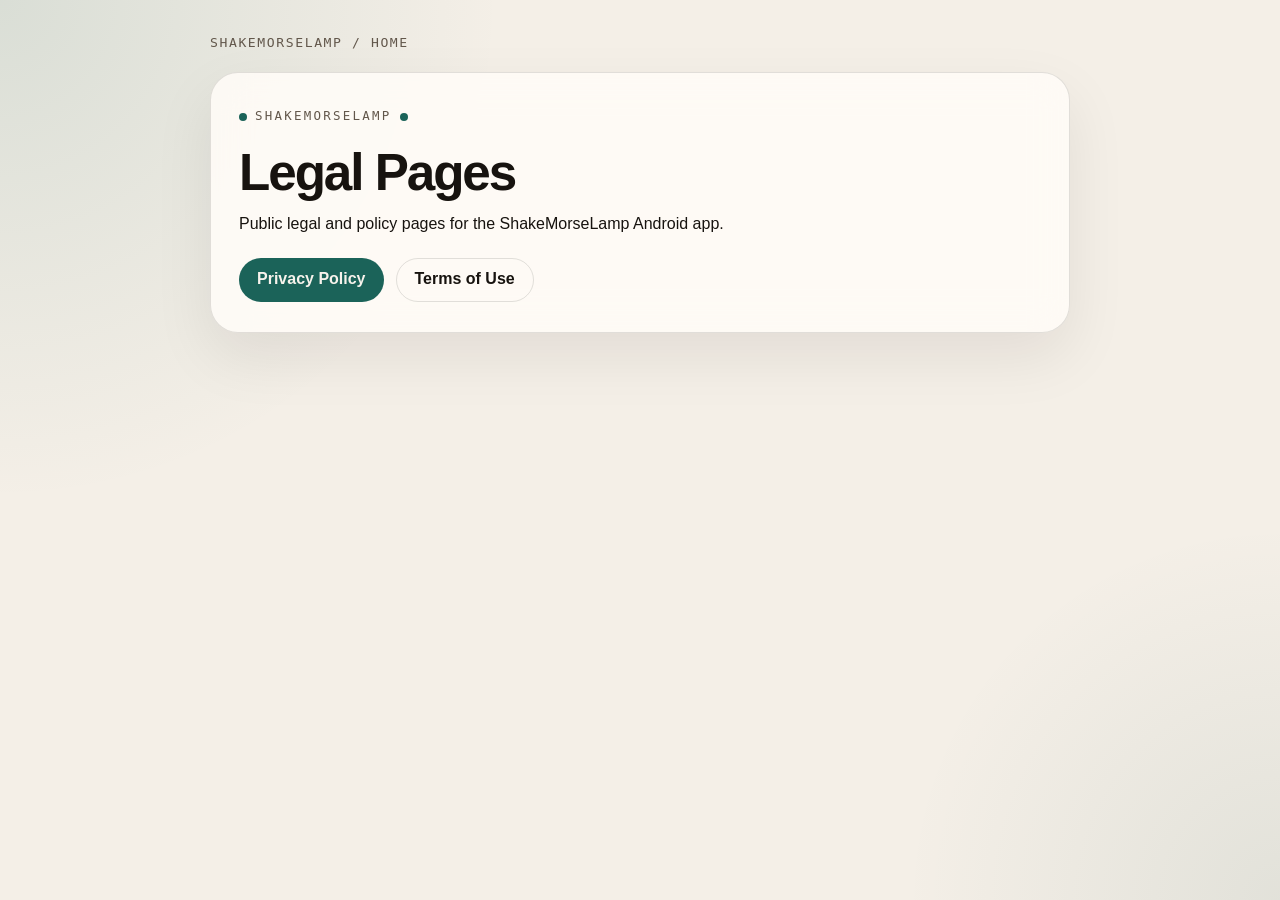
<file: web-landing/public/legal/index.html>
<!doctype html>
<html lang="en">
<head>
  <meta charset="utf-8">
  <meta name="viewport" content="width=device-width, initial-scale=1">
  <title>ShakeMorseLamp Legal Pages</title>
  <meta name="description" content="Public legal pages for the ShakeMorseLamp Android app.">
  <link rel="stylesheet" href="../styles/auto_render_styles.css">
</head>
<body class="site-shell">
  <main class="page-wrap legal-wrap">
    <header class="legal-header">
      <a class="home-link" href="../">ShakeMorseLamp / Home</a>
    </header>
    <section class="legal-card">
      <p class="eyebrow">ShakeMorseLamp</p>
      <h1>Legal Pages</h1>
      <p>Public legal and policy pages for the ShakeMorseLamp Android app.</p>
      <div class="button-row">
        <a class="button-link" href="./privacy-policy/">Privacy Policy</a>
        <a class="text-link" href="./terms/">Terms of Use</a>
      </div>
    </section>
  </main>
</body>
</html>
</file>
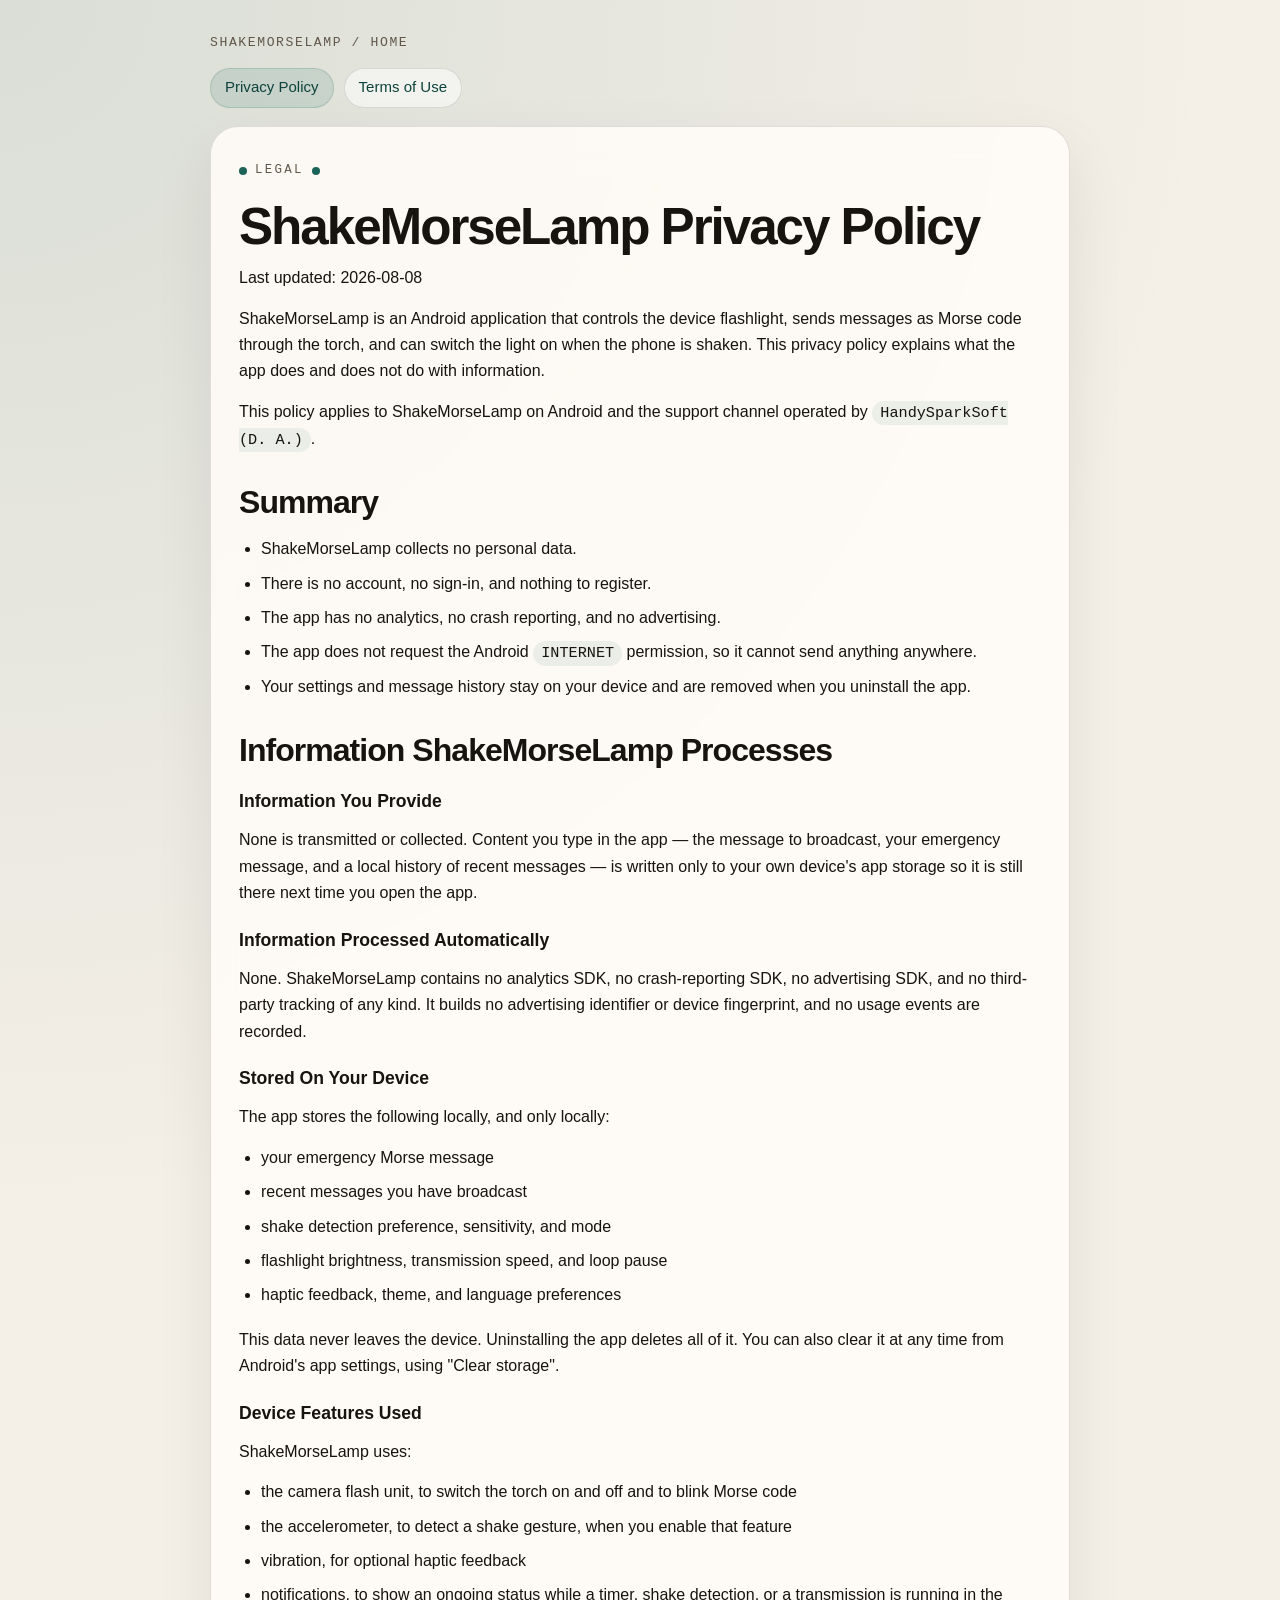
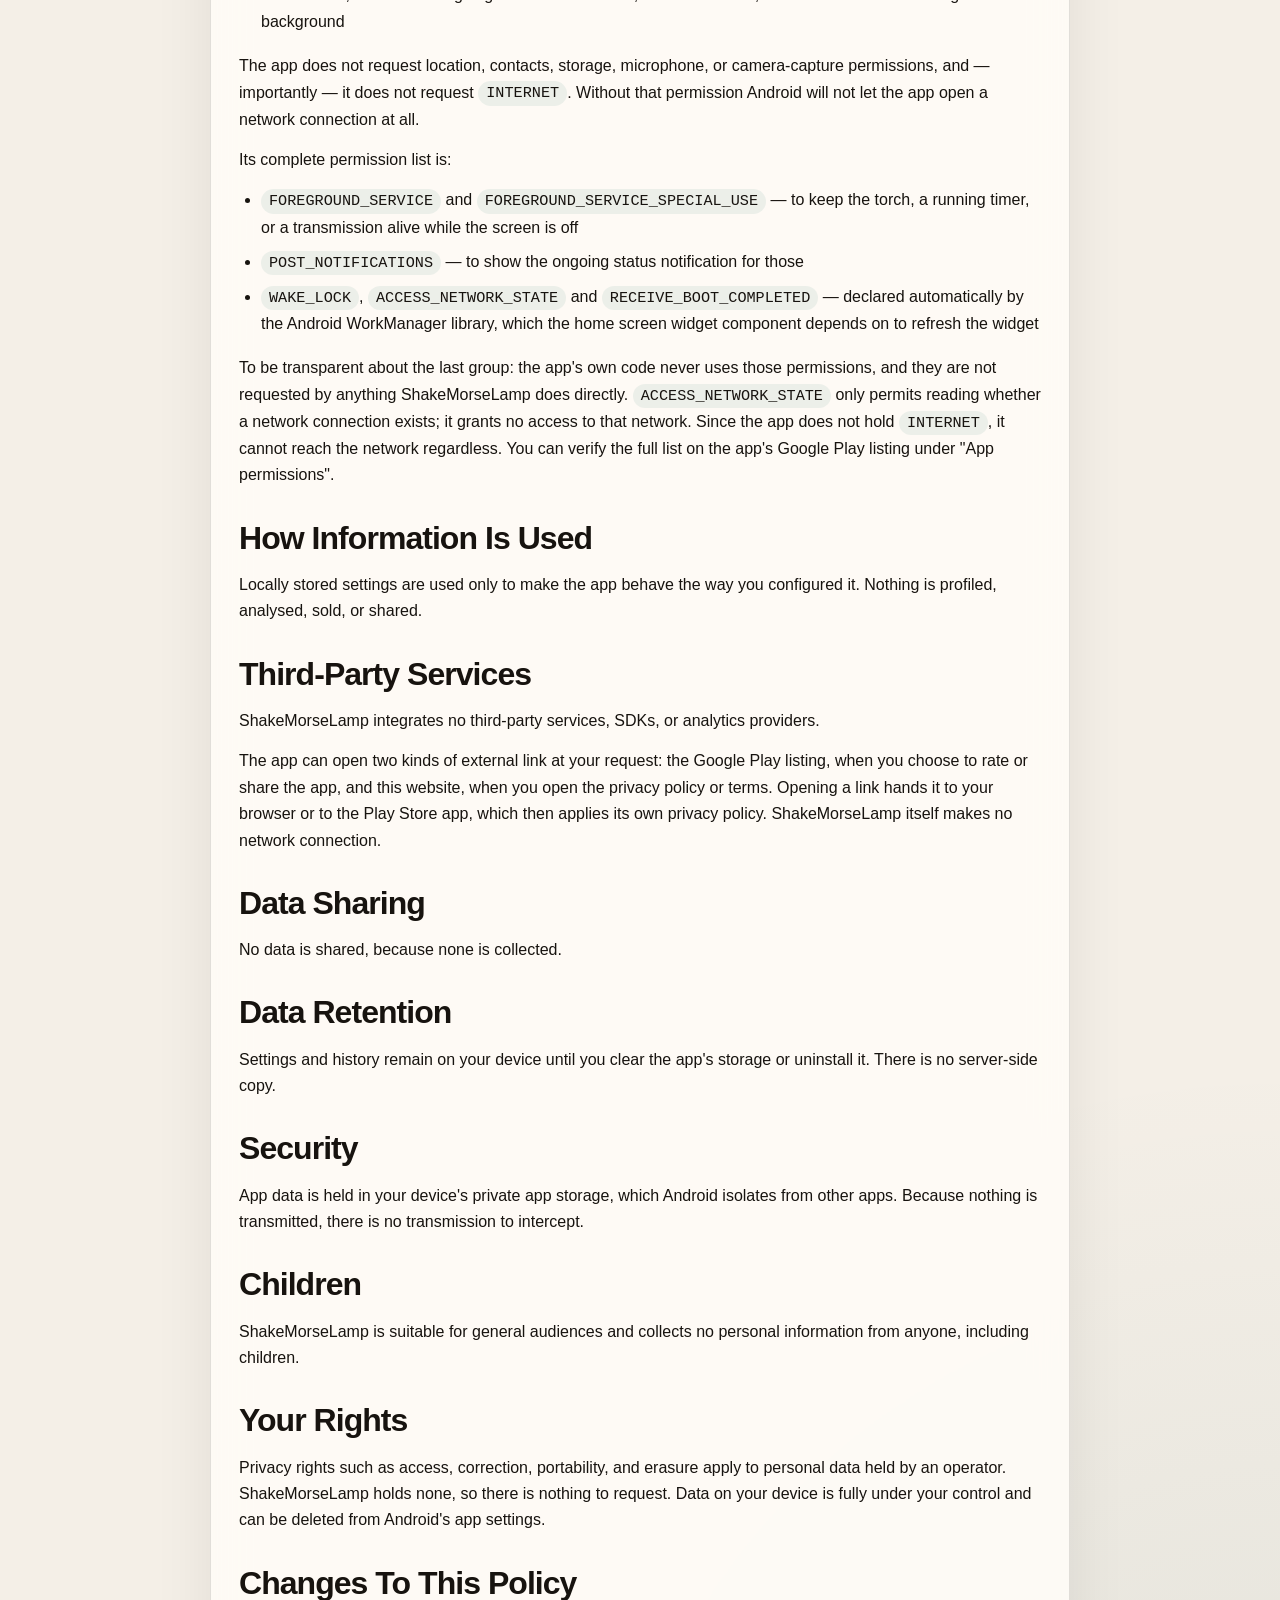
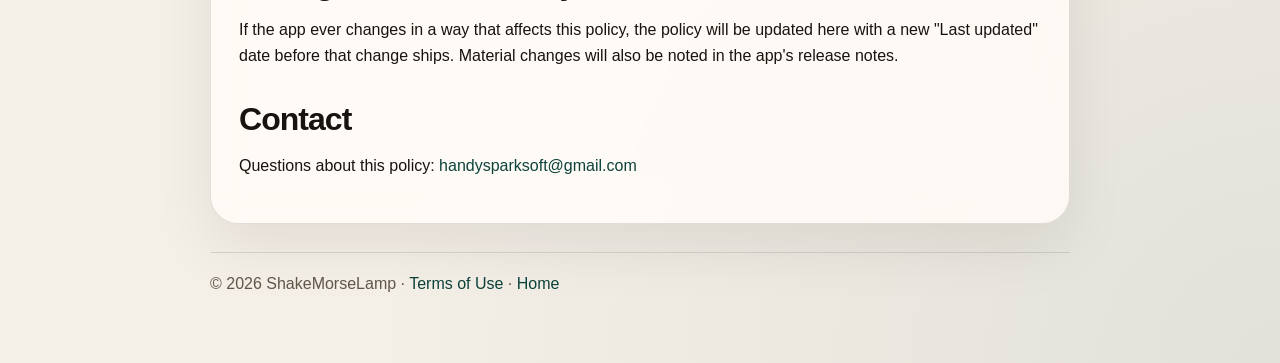
<file: web-landing/public/legal/privacy-policy/index.html>
<!doctype html>
<html lang="en">
<head>
  <meta charset="utf-8">
  <meta name="viewport" content="width=device-width, initial-scale=1">
  <title>ShakeMorseLamp Privacy Policy</title>
  <meta name="description" content="Privacy policy for the ShakeMorseLamp Android app.">
  <link rel="stylesheet" href="../../styles/auto_render_styles.css">
</head>
<body class="site-shell">
  <main class="page-wrap legal-wrap">
    <header class="legal-header">
      <a class="home-link" href="../../">ShakeMorseLamp / Home</a>
      <nav class="legal-nav" aria-label="Legal pages">
        <span class="legal-pill current">Privacy Policy</span><a class="legal-pill" href="../terms/">Terms of Use</a>
      </nav>
    </header>
    <article class="legal-card">
      <p class="eyebrow">Legal</p>
      <h1>ShakeMorseLamp Privacy Policy</h1>
<p>Last updated: 2026-08-08</p>
<p>ShakeMorseLamp is an Android application that controls the device flashlight, sends messages as Morse code through the torch, and can switch the light on when the phone is shaken. This privacy policy explains what the app does and does not do with information.</p>
<p>This policy applies to ShakeMorseLamp on Android and the support channel operated by <code>HandySparkSoft (D. A.)</code>.</p>

<h2>Summary</h2>
<ul>
  <li>ShakeMorseLamp collects no personal data.</li>
  <li>There is no account, no sign-in, and nothing to register.</li>
  <li>The app has no analytics, no crash reporting, and no advertising.</li>
  <li>The app does not request the Android <code>INTERNET</code> permission, so it cannot send anything anywhere.</li>
  <li>Your settings and message history stay on your device and are removed when you uninstall the app.</li>
</ul>

<h2>Information ShakeMorseLamp Processes</h2>
<h3>Information You Provide</h3>
<p>None is transmitted or collected. Content you type in the app — the message to broadcast, your emergency message, and a local history of recent messages — is written only to your own device's app storage so it is still there next time you open the app.</p>

<h3>Information Processed Automatically</h3>
<p>None. ShakeMorseLamp contains no analytics SDK, no crash-reporting SDK, no advertising SDK, and no third-party tracking of any kind. It builds no advertising identifier or device fingerprint, and no usage events are recorded.</p>

<h3>Stored On Your Device</h3>
<p>The app stores the following locally, and only locally:</p>
<ul>
  <li>your emergency Morse message</li>
  <li>recent messages you have broadcast</li>
  <li>shake detection preference, sensitivity, and mode</li>
  <li>flashlight brightness, transmission speed, and loop pause</li>
  <li>haptic feedback, theme, and language preferences</li>
</ul>
<p>This data never leaves the device. Uninstalling the app deletes all of it. You can also clear it at any time from Android's app settings, using "Clear storage".</p>

<h3>Device Features Used</h3>
<p>ShakeMorseLamp uses:</p>
<ul>
  <li>the camera flash unit, to switch the torch on and off and to blink Morse code</li>
  <li>the accelerometer, to detect a shake gesture, when you enable that feature</li>
  <li>vibration, for optional haptic feedback</li>
  <li>notifications, to show an ongoing status while a timer, shake detection, or a transmission is running in the background</li>
</ul>
<p>The app does not request location, contacts, storage, microphone, or camera-capture permissions, and — importantly — it does not request <code>INTERNET</code>. Without that permission Android will not let the app open a network connection at all.</p>
<p>Its complete permission list is:</p>
<ul>
  <li><code>FOREGROUND_SERVICE</code> and <code>FOREGROUND_SERVICE_SPECIAL_USE</code> — to keep the torch, a running timer, or a transmission alive while the screen is off</li>
  <li><code>POST_NOTIFICATIONS</code> — to show the ongoing status notification for those</li>
  <li><code>WAKE_LOCK</code>, <code>ACCESS_NETWORK_STATE</code> and <code>RECEIVE_BOOT_COMPLETED</code> — declared automatically by the Android WorkManager library, which the home screen widget component depends on to refresh the widget</li>
</ul>
<p>To be transparent about the last group: the app's own code never uses those permissions, and they are not requested by anything ShakeMorseLamp does directly. <code>ACCESS_NETWORK_STATE</code> only permits reading whether a network connection exists; it grants no access to that network. Since the app does not hold <code>INTERNET</code>, it cannot reach the network regardless. You can verify the full list on the app's Google Play listing under "App permissions".</p>

<h2>How Information Is Used</h2>
<p>Locally stored settings are used only to make the app behave the way you configured it. Nothing is profiled, analysed, sold, or shared.</p>

<h2>Third-Party Services</h2>
<p>ShakeMorseLamp integrates no third-party services, SDKs, or analytics providers.</p>
<p>The app can open two kinds of external link at your request: the Google Play listing, when you choose to rate or share the app, and this website, when you open the privacy policy or terms. Opening a link hands it to your browser or to the Play Store app, which then applies its own privacy policy. ShakeMorseLamp itself makes no network connection.</p>

<h2>Data Sharing</h2>
<p>No data is shared, because none is collected.</p>

<h2>Data Retention</h2>
<p>Settings and history remain on your device until you clear the app's storage or uninstall it. There is no server-side copy.</p>

<h2>Security</h2>
<p>App data is held in your device's private app storage, which Android isolates from other apps. Because nothing is transmitted, there is no transmission to intercept.</p>

<h2>Children</h2>
<p>ShakeMorseLamp is suitable for general audiences and collects no personal information from anyone, including children.</p>

<h2>Your Rights</h2>
<p>Privacy rights such as access, correction, portability, and erasure apply to personal data held by an operator. ShakeMorseLamp holds none, so there is nothing to request. Data on your device is fully under your control and can be deleted from Android's app settings.</p>

<h2>Changes To This Policy</h2>
<p>If the app ever changes in a way that affects this policy, the policy will be updated here with a new "Last updated" date before that change ships. Material changes will also be noted in the app's release notes.</p>

<h2>Contact</h2>
<p>Questions about this policy: <a href="mailto:handysparksoft@gmail.com">handysparksoft@gmail.com</a></p>
    </article>
    <footer class="page-footer">
      <p class="subtle">© 2026 ShakeMorseLamp · <a href="../terms/">Terms of Use</a> · <a href="../../">Home</a></p>
    </footer>
  </main>
</body>
</html>
</file>
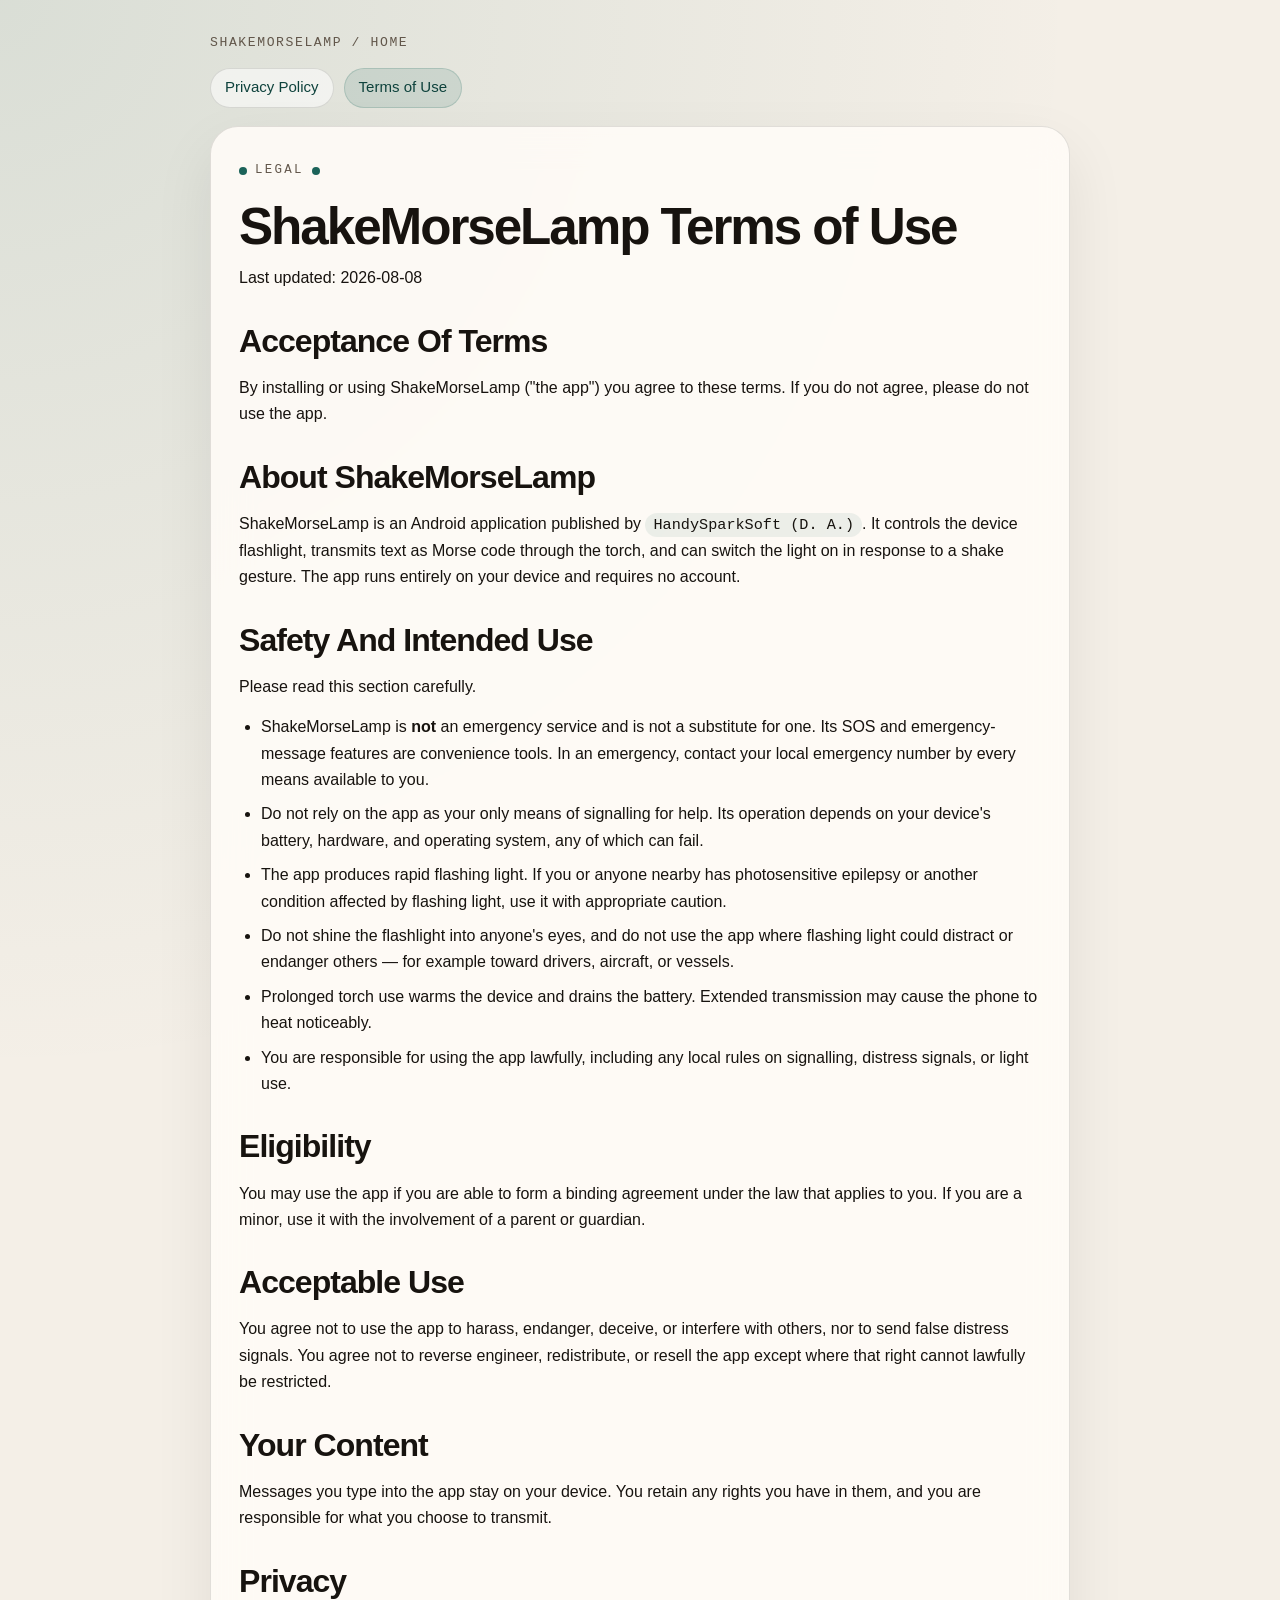
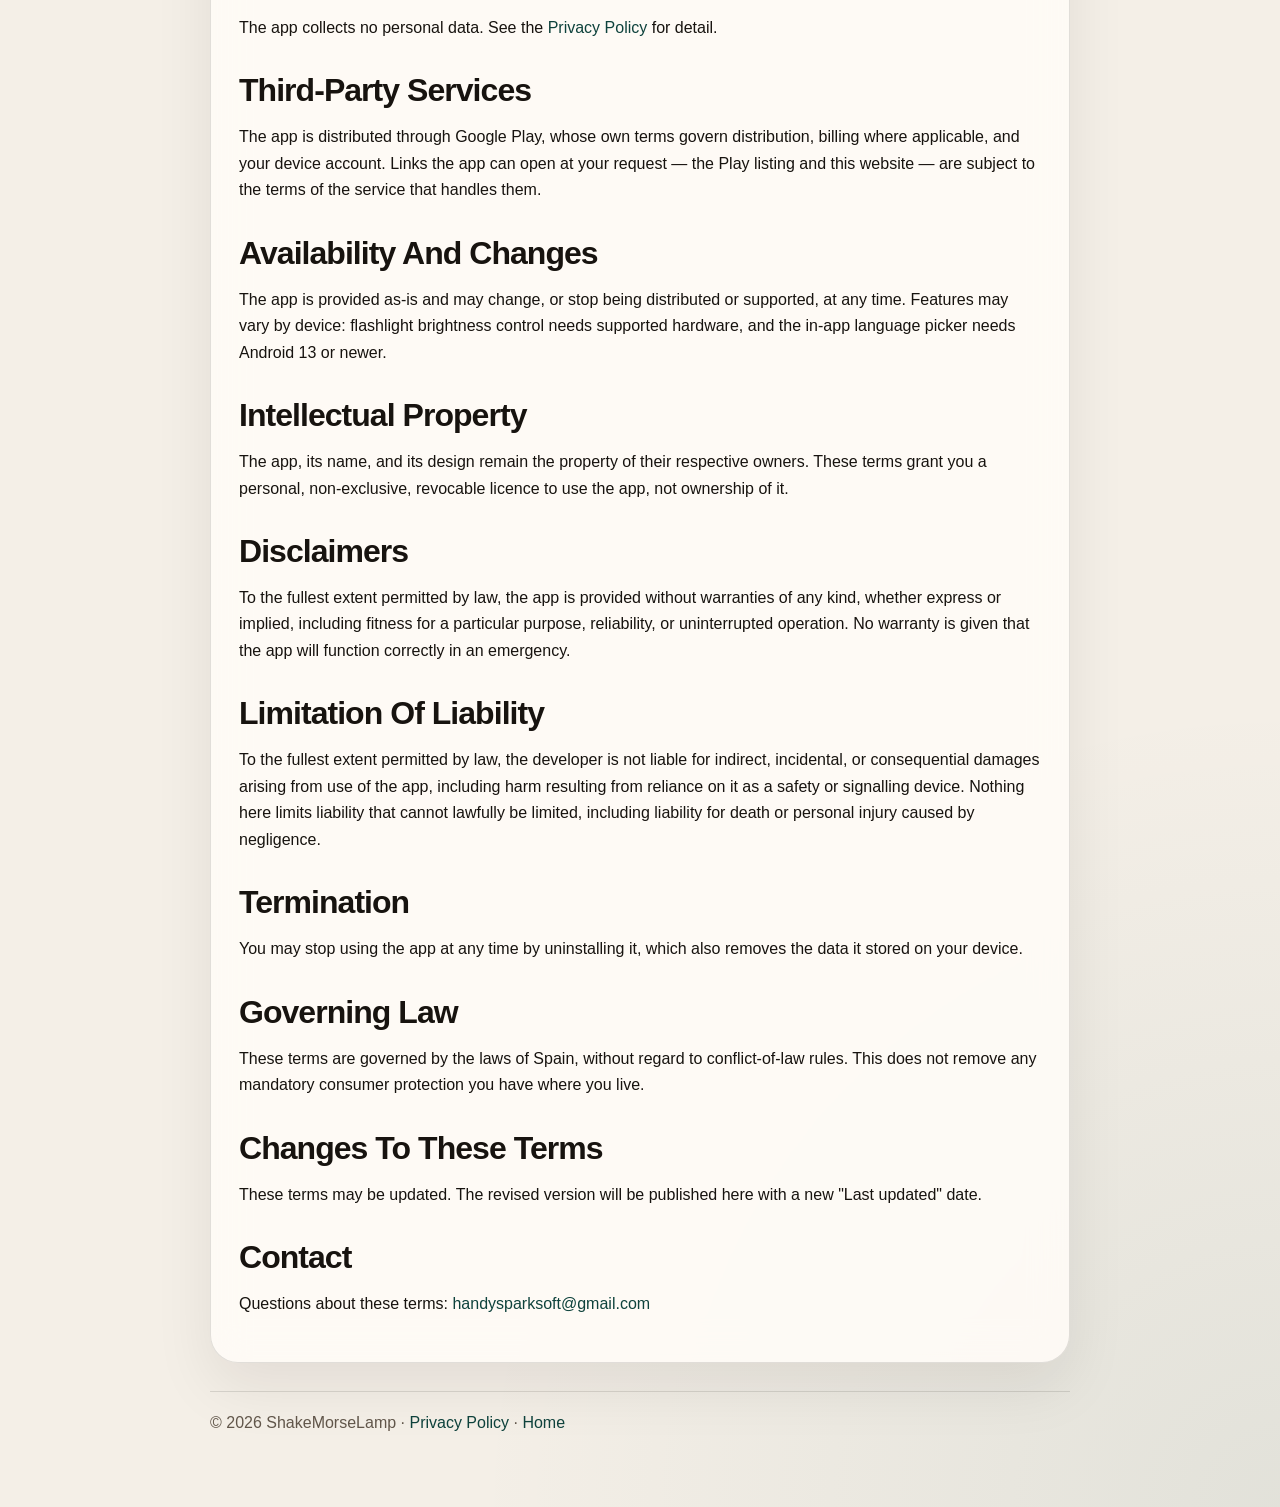
<file: web-landing/public/legal/terms/index.html>
<!doctype html>
<html lang="en">
<head>
  <meta charset="utf-8">
  <meta name="viewport" content="width=device-width, initial-scale=1">
  <title>ShakeMorseLamp Terms of Use</title>
  <meta name="description" content="Terms of use for the ShakeMorseLamp Android app.">
  <link rel="stylesheet" href="../../styles/auto_render_styles.css">
</head>
<body class="site-shell">
  <main class="page-wrap legal-wrap">
    <header class="legal-header">
      <a class="home-link" href="../../">ShakeMorseLamp / Home</a>
      <nav class="legal-nav" aria-label="Legal pages">
        <a class="legal-pill" href="../privacy-policy/">Privacy Policy</a><span class="legal-pill current">Terms of Use</span>
      </nav>
    </header>
    <article class="legal-card">
      <p class="eyebrow">Legal</p>
      <h1>ShakeMorseLamp Terms of Use</h1>
<p>Last updated: 2026-08-08</p>

<h2>Acceptance Of Terms</h2>
<p>By installing or using ShakeMorseLamp ("the app") you agree to these terms. If you do not agree, please do not use the app.</p>

<h2>About ShakeMorseLamp</h2>
<p>ShakeMorseLamp is an Android application published by <code>HandySparkSoft (D. A.)</code>. It controls the device flashlight, transmits text as Morse code through the torch, and can switch the light on in response to a shake gesture. The app runs entirely on your device and requires no account.</p>

<h2>Safety And Intended Use</h2>
<p>Please read this section carefully.</p>
<ul>
  <li>ShakeMorseLamp is <strong>not</strong> an emergency service and is not a substitute for one. Its SOS and emergency-message features are convenience tools. In an emergency, contact your local emergency number by every means available to you.</li>
  <li>Do not rely on the app as your only means of signalling for help. Its operation depends on your device's battery, hardware, and operating system, any of which can fail.</li>
  <li>The app produces rapid flashing light. If you or anyone nearby has photosensitive epilepsy or another condition affected by flashing light, use it with appropriate caution.</li>
  <li>Do not shine the flashlight into anyone's eyes, and do not use the app where flashing light could distract or endanger others — for example toward drivers, aircraft, or vessels.</li>
  <li>Prolonged torch use warms the device and drains the battery. Extended transmission may cause the phone to heat noticeably.</li>
  <li>You are responsible for using the app lawfully, including any local rules on signalling, distress signals, or light use.</li>
</ul>

<h2>Eligibility</h2>
<p>You may use the app if you are able to form a binding agreement under the law that applies to you. If you are a minor, use it with the involvement of a parent or guardian.</p>

<h2>Acceptable Use</h2>
<p>You agree not to use the app to harass, endanger, deceive, or interfere with others, nor to send false distress signals. You agree not to reverse engineer, redistribute, or resell the app except where that right cannot lawfully be restricted.</p>

<h2>Your Content</h2>
<p>Messages you type into the app stay on your device. You retain any rights you have in them, and you are responsible for what you choose to transmit.</p>

<h2>Privacy</h2>
<p>The app collects no personal data. See the <a href="../privacy-policy/">Privacy Policy</a> for detail.</p>

<h2>Third-Party Services</h2>
<p>The app is distributed through Google Play, whose own terms govern distribution, billing where applicable, and your device account. Links the app can open at your request — the Play listing and this website — are subject to the terms of the service that handles them.</p>

<h2>Availability And Changes</h2>
<p>The app is provided as-is and may change, or stop being distributed or supported, at any time. Features may vary by device: flashlight brightness control needs supported hardware, and the in-app language picker needs Android 13 or newer.</p>

<h2>Intellectual Property</h2>
<p>The app, its name, and its design remain the property of their respective owners. These terms grant you a personal, non-exclusive, revocable licence to use the app, not ownership of it.</p>

<h2>Disclaimers</h2>
<p>To the fullest extent permitted by law, the app is provided without warranties of any kind, whether express or implied, including fitness for a particular purpose, reliability, or uninterrupted operation. No warranty is given that the app will function correctly in an emergency.</p>

<h2>Limitation Of Liability</h2>
<p>To the fullest extent permitted by law, the developer is not liable for indirect, incidental, or consequential damages arising from use of the app, including harm resulting from reliance on it as a safety or signalling device. Nothing here limits liability that cannot lawfully be limited, including liability for death or personal injury caused by negligence.</p>

<h2>Termination</h2>
<p>You may stop using the app at any time by uninstalling it, which also removes the data it stored on your device.</p>

<h2>Governing Law</h2>
<p>These terms are governed by the laws of Spain, without regard to conflict-of-law rules. This does not remove any mandatory consumer protection you have where you live.</p>

<h2>Changes To These Terms</h2>
<p>These terms may be updated. The revised version will be published here with a new "Last updated" date.</p>

<h2>Contact</h2>
<p>Questions about these terms: <a href="mailto:handysparksoft@gmail.com">handysparksoft@gmail.com</a></p>
    </article>
    <footer class="page-footer">
      <p class="subtle">© 2026 ShakeMorseLamp · <a href="../privacy-policy/">Privacy Policy</a> · <a href="../../">Home</a></p>
    </footer>
  </main>
</body>
</html>
</file>
<file: web-landing/public/styles/auto_render_styles.css>
:root {
  color-scheme: light;
  --bg: #f4efe7;
  --surface: rgba(255, 252, 247, 0.88);
  --surface-strong: #fffaf3;
  --text: #17130f;
  --muted: #62574b;
  --border: rgba(23, 19, 15, 0.12);
  --accent: #1b6359;
  --accent-strong: #0e423c;
  --shadow: 0 24px 60px rgba(23, 19, 15, 0.08);
  --mono: "JetBrains Mono", "SFMono-Regular", "SF Mono", Consolas, monospace;
  --sans: "Avenir Next", "Segoe UI", "Helvetica Neue", sans-serif;
}

* {
  box-sizing: border-box;
}

html {
  min-height: 100%;
  background:
    radial-gradient(circle at top left, rgba(27, 99, 89, 0.12), transparent 32%),
    radial-gradient(circle at bottom right, rgba(14, 66, 60, 0.08), transparent 24%),
    var(--bg);
}

body {
  margin: 0;
  min-height: 100vh;
  color: var(--text);
  font-family: var(--sans);
  line-height: 1.65;
}

a {
  color: var(--accent-strong);
  text-decoration: none;
}

a:hover {
  text-decoration: underline;
}

code {
  border-radius: 999px;
  padding: 0.2rem 0.5rem;
  background: rgba(27, 99, 89, 0.08);
  font-family: var(--mono);
  font-size: 0.95em;
}

.site-shell {
  padding: 32px 20px 72px;
}

.page-wrap {
  width: min(960px, 100%);
  margin: 0 auto;
}

.panel,
.legal-card {
  border: 1px solid var(--border);
  border-radius: 28px;
  background: var(--surface);
  backdrop-filter: blur(18px);
  box-shadow: var(--shadow);
}

.hero-panel {
  padding: 32px;
}

.grid-panel {
  margin-top: 18px;
  padding: 20px;
}

.eyebrow {
  display: inline-flex;
  align-items: center;
  gap: 8px;
  margin: 0 0 18px;
  color: var(--muted);
  font-family: var(--mono);
  font-size: 0.78rem;
  letter-spacing: 0.18em;
  text-transform: uppercase;
}

.eyebrow::before,
.eyebrow::after {
  content: "";
  display: inline-block;
  width: 8px;
  height: 8px;
  border-radius: 999px;
  background: var(--accent);
}

.signal-lockup {
  display: flex;
  gap: 12px;
  align-items: center;
  margin-bottom: 22px;
}

.signal-dot,
.signal-dash {
  display: inline-block;
  background: linear-gradient(135deg, var(--accent), var(--accent-strong));
}

.signal-dot {
  width: 14px;
  height: 14px;
  border-radius: 999px;
}

.signal-dash {
  width: 44px;
  height: 14px;
  border-radius: 999px;
}

h1,
h2,
h3 {
  margin: 0 0 16px;
  line-height: 1.1;
}

h1 {
  max-width: 12ch;
  font-size: clamp(2.8rem, 6vw, 4.8rem);
  letter-spacing: -0.04em;
}

h2 {
  font-size: clamp(1.45rem, 3vw, 2rem);
  letter-spacing: -0.03em;
}

h3 {
  font-size: 1.1rem;
}

p {
  margin: 0 0 14px;
}

.lead {
  max-width: 42rem;
  font-size: 1.08rem;
}

.subtle {
  color: var(--muted);
}

.route-grid {
  display: grid;
  grid-template-columns: repeat(auto-fit, minmax(220px, 1fr));
  gap: 16px;
}

.route-card {
  height: 100%;
  padding: 20px;
  border: 1px solid var(--border);
  border-radius: 22px;
  background: var(--surface-strong);
}

.route-card p:last-child {
  margin-bottom: 0;
}

.route-title {
  display: flex;
  align-items: center;
  gap: 10px;
  margin-bottom: 10px;
  font-family: var(--mono);
  font-size: 0.96rem;
  text-transform: uppercase;
  letter-spacing: 0.1em;
}

.route-mark {
  display: inline-flex;
  align-items: center;
  gap: 6px;
}

.route-mark span {
  display: block;
  background: var(--accent);
}

.route-mark span:first-child,
.route-mark span:last-child {
  width: 8px;
  height: 8px;
  border-radius: 999px;
}

.route-mark span:nth-child(2) {
  width: 28px;
  height: 8px;
  border-radius: 999px;
}

.button-row {
  display: flex;
  flex-wrap: wrap;
  gap: 12px;
  margin-top: 20px;
}

.button-link,
.text-link {
  display: inline-flex;
  align-items: center;
  justify-content: center;
  min-height: 44px;
  border-radius: 999px;
  padding: 0 18px;
  font-weight: 600;
}

.button-link {
  background: var(--accent);
  color: #f7f3ec;
}

.button-link:hover {
  background: var(--accent-strong);
  text-decoration: none;
}

.text-link {
  border: 1px solid var(--border);
  color: var(--text);
}

.placeholder-note {
  margin-top: 18px;
  padding-top: 18px;
  border-top: 1px solid var(--border);
  color: var(--muted);
}

.legal-wrap {
  width: min(860px, 100%);
}

.legal-header {
  display: flex;
  flex-direction: column;
  gap: 14px;
  margin-bottom: 18px;
}

.home-link {
  width: fit-content;
  color: var(--muted);
  font-family: var(--mono);
  font-size: 0.82rem;
  letter-spacing: 0.12em;
  text-transform: uppercase;
}

.legal-nav {
  display: flex;
  flex-wrap: wrap;
  gap: 10px;
}

.legal-pill {
  display: inline-flex;
  align-items: center;
  min-height: 40px;
  border-radius: 999px;
  padding: 0 14px;
  border: 1px solid var(--border);
  background: rgba(255, 255, 255, 0.55);
  font-size: 0.94rem;
}

.legal-pill.current {
  background: rgba(27, 99, 89, 0.12);
  color: var(--accent-strong);
  border-color: rgba(27, 99, 89, 0.18);
}

.legal-card {
  padding: 30px 28px;
}

.legal-card h1 {
  max-width: none;
  font-size: clamp(2.1rem, 5vw, 3.2rem);
  margin-bottom: 10px;
}

.legal-card h2 {
  margin-top: 32px;
}

.legal-card h3 {
  margin-top: 24px;
}

.legal-card ul {
  margin: 0 0 18px 22px;
  padding: 0;
}

.legal-card li {
  margin-bottom: 8px;
}

.page-footer {
  margin-top: 28px;
  padding-top: 18px;
  border-top: 1px solid var(--border);
  color: var(--muted);
}

.page-footer p:last-child {
  margin-bottom: 0;
}

.not-found h1 {
  max-width: none;
}

@media (max-width: 640px) {
  .site-shell {
    padding-inline: 16px;
  }

  .hero-panel,
  .grid-panel,
  .legal-card {
    padding: 22px 20px;
  }

  .signal-lockup {
    gap: 10px;
  }

  .signal-dot {
    width: 12px;
    height: 12px;
  }

  .signal-dash {
    width: 36px;
    height: 12px;
  }
}
</file>
